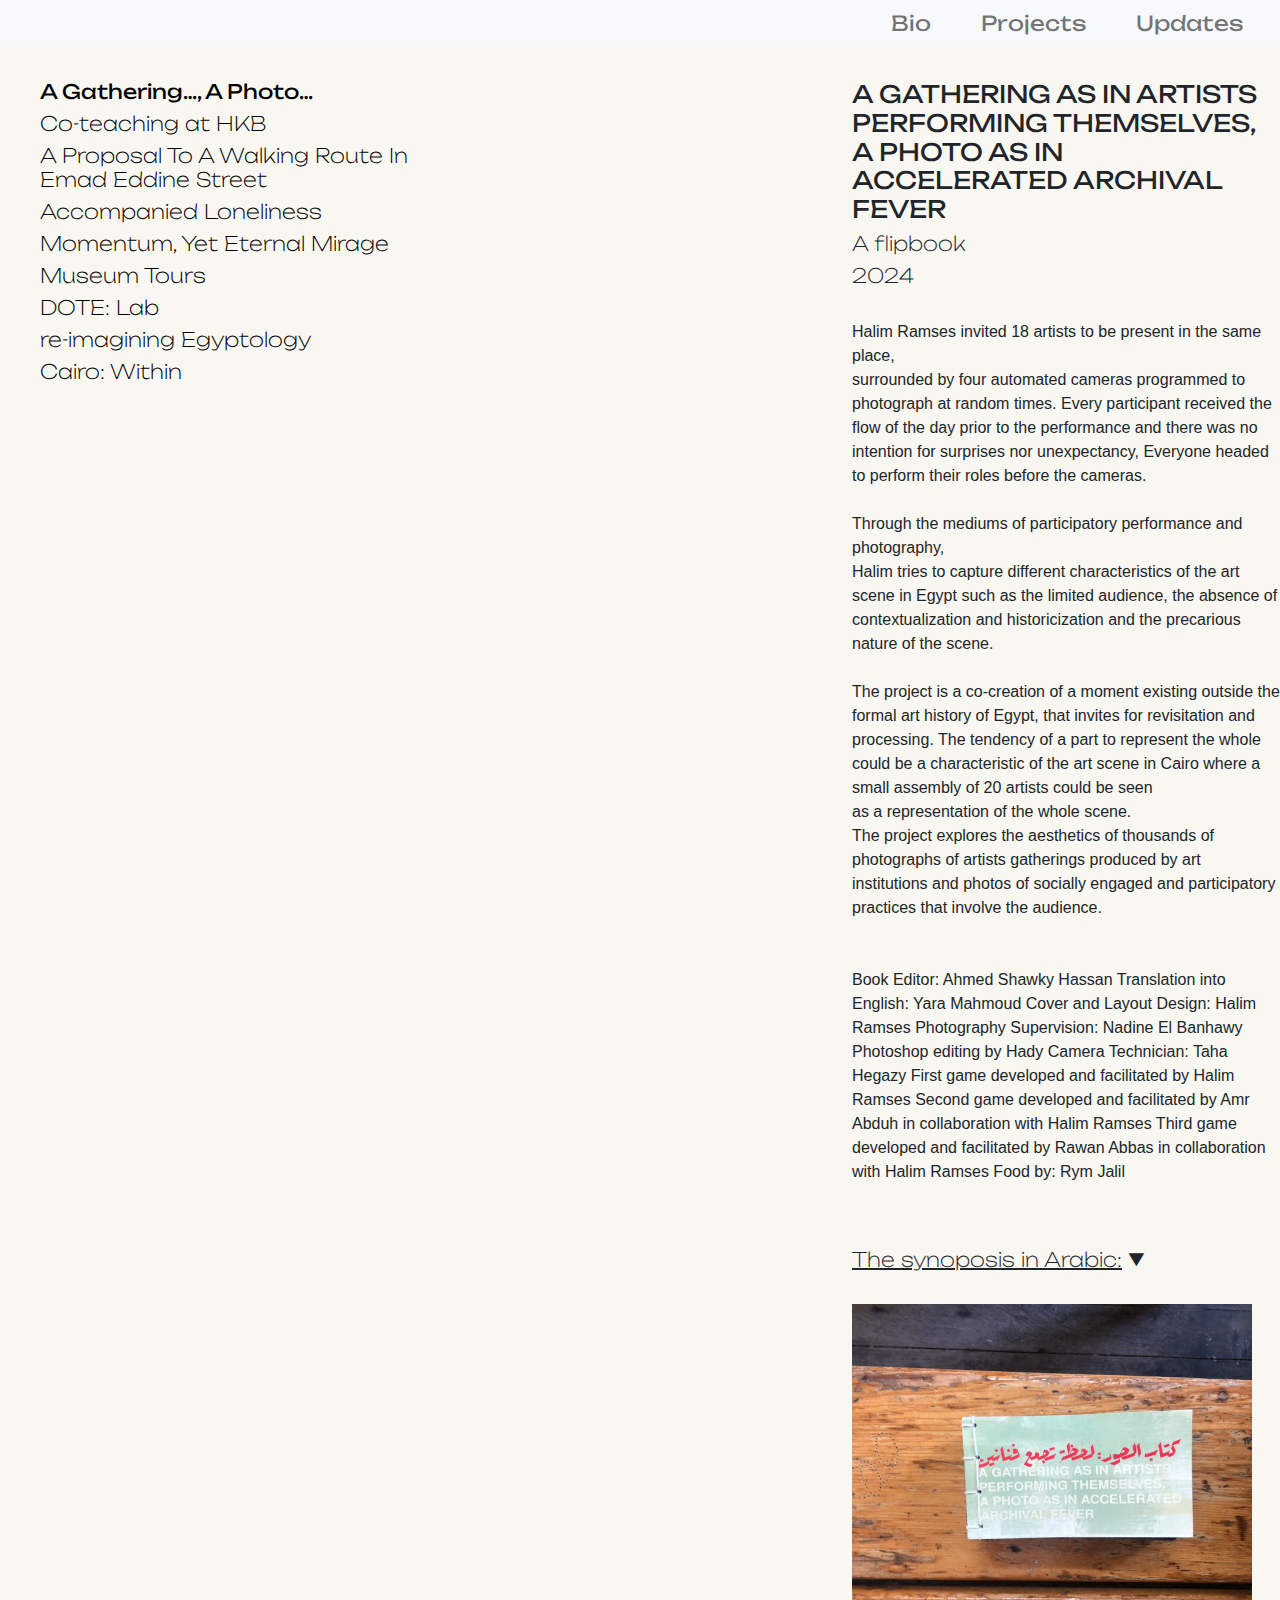
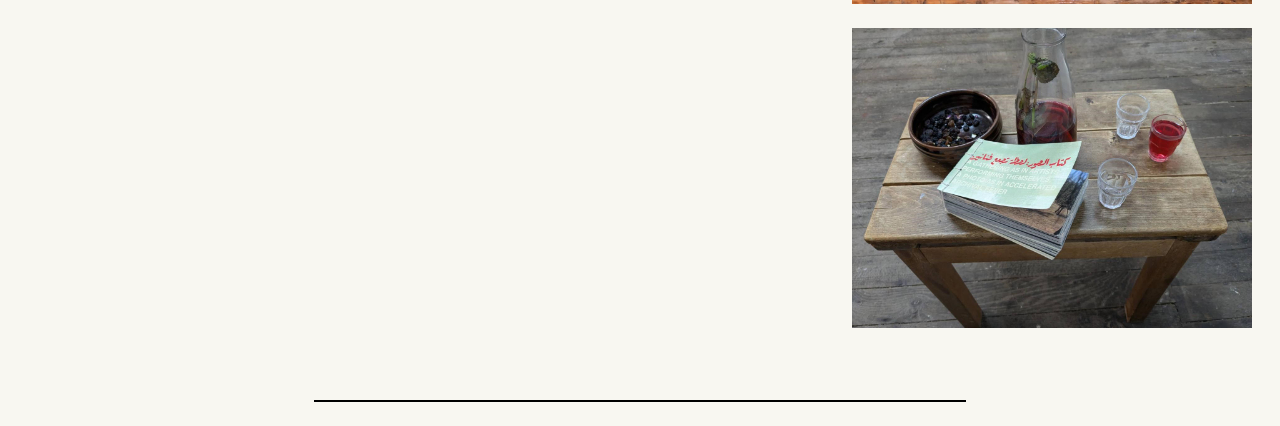
<file: A GATHERING AS IN ARTISTS PERFORMING THEMSELVES.html>
<html>
   
<head>
  <meta charset="UTF-8">
  <meta name="viewport" content="width=device-width, initial-scale=1.0">
            <title>Halim Rameses</title>
            <link rel="preconnect" href="https://fonts.googleapis.com">
            <link rel="preconnect" href="https://fonts.gstatic.com" crossorigin>
            <link href="https://fonts.googleapis.com/css2?family=Raleway:ital,wght@0,100..900;1,100..900&family=Unbounded:wght@200..900&display=swap" rel="stylesheet">
            <link rel="stylesheet" href="bootstrap.min.css">
            <link rel="stylesheet" href="cairo.css"> 
            
        </head>
        <body>

          <nav class="navbar fixed-top navbar-expand navbar-light bg-light ">
            <div class="container-fluid">
              <div class="collapse navbar-collapse" id="navbarSupportedContent">
                <ul class="navbar-nav ms-auto mb-2 mb-lg-0">
                  <li class="nav-item">
                    <a class="nav-link" aria-current="page" href="Bio.html" target="_blank"><b>Bio</b></a>
                  </li>
                  <li class="nav-item">
                    <a class="nav-link" aria-current="page" href="project.html"><b>Projects</b></a>
                  </li>
                  <li class="nav-item">
                    <a class="nav-link" aria-current="page" href="index.html#updates"><b>Updates</b></a>
                  </li>
                 
                </ul>
              </div>
            </div>
          </nav>


          
            <div class="row">
              <div class="col">
                <h5 style="padding-top: 60pt; margin-left: 40px;"><a href="A GATHERING AS IN ARTISTS PERFORMING THEMSELVES.html" style="text-decoration: none; font-weight: 200; color: black;"><b> A Gathering…, A Photo…</b></a></h5>        
    <h5 style="margin-left: 40px;"><a href="Co-teaching.html" style="text-decoration: none; font-weight: 200; color: black;">Co-teaching at HKB</a></h5>
     <h5 style="margin-left: 40px;"><a href="proposal To A Walking.html" style="text-decoration: none; font-weight: 200; color: black;">A Proposal To A Walking Route In Emad Eddine Street </a></h5>
     <h5 style=" margin-left: 40px;"><a href="accompamed londiness.html" style="text-decoration: none; font-weight: 200; color: black;">Accompanied Loneliness</a></h5>
     <h5 style=" margin-left: 40px;"><a href="momento.html" style="text-decoration: none; font-weight: 200; color: black;">Momentum, Yet Eternal Mirage</a></h5>
     <h5 style=" margin-left: 40px;"><a href="museum.html" style="text-decoration: none; font-weight: 200; color: black;">Museum Tours</a></h5>
     <h5 style=" margin-left: 40px;"><a href="dote.html" style="text-decoration: none; font-weight: 200; color: black;">DOTE: Lab</a></h5>
     <h5 style=" margin-left: 40px;"><a href="re-imagini egyptology.html" style="text-decoration: none; font-weight: 200; color: black;">re-imagining Egyptology</a></h5>
     <h5 style=" margin-left: 40px;"><a href="Cairo.html" style="text-decoration: none; font-weight: 200; color: black;">Cairo: Within</a></h5>
              </div>
              <div class="col" style="margin-left: 300pt;">
              <div class="col">
                <h4 style="padding-top: 60pt; font-weight: 200;"><b>A GATHERING AS IN ARTISTS PERFORMING THEMSELVES, A PHOTO AS IN ACCELERATED ARCHIVAL FEVER</b></h4>
                <h5 style="font-weight: 200;"> A flipbook </h5>
                <h5 style="font-weight: 200;">2024</h5><br>
                
                <p class="paragraghtext">Halim Ramses invited 18 artists to be present in the same place, <br>
                  surrounded by four automated cameras programmed to photograph at random times.
                   Every participant received the flow of the day prior to the performance and there was no intention for surprises nor unexpectancy,
                  Everyone headed to perform their roles before the cameras. <br><br>
                  Through the mediums of participatory performance and photography, <br>
                  Halim tries to capture different characteristics of the art scene in Egypt such as the limited audience,
                   the absence of contextualization and historicization and the precarious nature of the scene.<br><br> 
                  The project is a co-creation of a moment existing outside the formal art history of Egypt, 
                   that invites for revisitation and processing.
                   The tendency of a part to represent the whole could be a characteristic of the art scene in Cairo 
                   where a small assembly of 20 artists could be seen<br> as a representation of the whole scene.<br>
                  The project explores the aesthetics of thousands of photographs of artists gatherings produced by art institutions and photos of socially engaged and participatory practices that involve the audience.<br>

                  <br><br>
                  Book Editor: Ahmed Shawky Hassan Translation into English: Yara Mahmoud Cover and Layout Design: Halim Ramses Photography Supervision: Nadine El Banhawy
                  Photoshop editing by Hady Camera Technician: Taha Hegazy 
                  
                  First game developed and facilitated by Halim Ramses 
                  Second game developed and facilitated by Amr Abduh in collaboration with Halim Ramses 
                  Third game developed and facilitated by Rawan Abbas in collaboration with Halim Ramses
                  Food by: Rym Jalil
                  
                    

                  </p><br><br>
               
                
                
                
                                <h5 style="font-weight: 200;" ><span style=text-decoration:underline;>The synoposis in Arabic:</span> <span class="arrow-container" onclick="toggleText()">&#9660;</span></h5>
                    <div class="text-container" id="textContainer" style="display: none;">
                      <p class="paragraghtext" style="text-align: right; margin-right: 10px;"> 
                        <br><br>
                        كتاب الصور: لحظة تجمع فنانين <br>
                                       .كتاب صور، ٢٠٢٤ <br><br>
                                     
                         
دعا حليم رمسيس ١٨ فناناً للحضور في مكان، محاطين بأربع كاميرات مبرمجة لتصويرهم في أوقات عشوائية. تلقى كل مشارك جدول اليوم ولم يكن هناك نية للمفاجآت، اتجه الجميع لأداء أدوارهم <br>.أمام الكاميرات
                       <br> <br> 
من خلال وسيطين: الأداء التشاركي والتصوير، يحاول حليم إلتقاط خصائص مختلفة للمشهد الفني في مصر كهشاشته ومحدودية الجمهور وغياب التأريخ له. يهتم المشروع بجماليات الصور التوثيقية التي تنتجها <br>.المؤسسات الفنية والبرامج التعليمية والممارسات الفنية المعنية بدعوة المشاركين
<br><br>
                         المشروع هو محاولة لخلق لحظة موجودة خارج التاريخ الفني الرسمي لمصر، تدعو لإعادة الزيارة والتفكير فيها. قد يكون تمثيل الجزء للكل سمة من سمات مشهد الفن في القاهرة حيث يمكن اعتبار تجمع صغير من ٢٠ فناناً تمثيلاً للمشهد بأكمله. في ذلك السياق يستكشف المشروع جماليات آلاف الصور لتجمعات الفنانين<br>.التي تنتجها المؤسسات الفنية والصور للممارسات التشاركية والاجتماعية التي تشرك الجمهور
                         
                      </p>
                     </div>
                     <br>
                
                
                
                
                     <img src="images/A Gathering…, A Photo….jpg" width="400px" height="300px"><br><br>
                <img src="images/A Gathering…, A Photo…1.jpg" width="400px" height="300px"><br><br>
                
                
                   
                  

   
                  </div></div>

            
            
                  <script src="https://cdn.jsdelivr.net/npm/bootstrap@5.3.0-alpha1/dist/js/bootstrap.bundle.min.js"></script>



<!-- Footer -->
<div class="footerline mb-4 mt-5"></div>


<!-- End Footer -->

<script>
  function toggleText() {
    var textContainer = document.getElementById("textContainer");
    if (textContainer.style.display === "none") {
      textContainer.style.display = "block";
    } else {
      textContainer.style.display = "none";
    }
  }
  </script>
          </body></html>
</file>
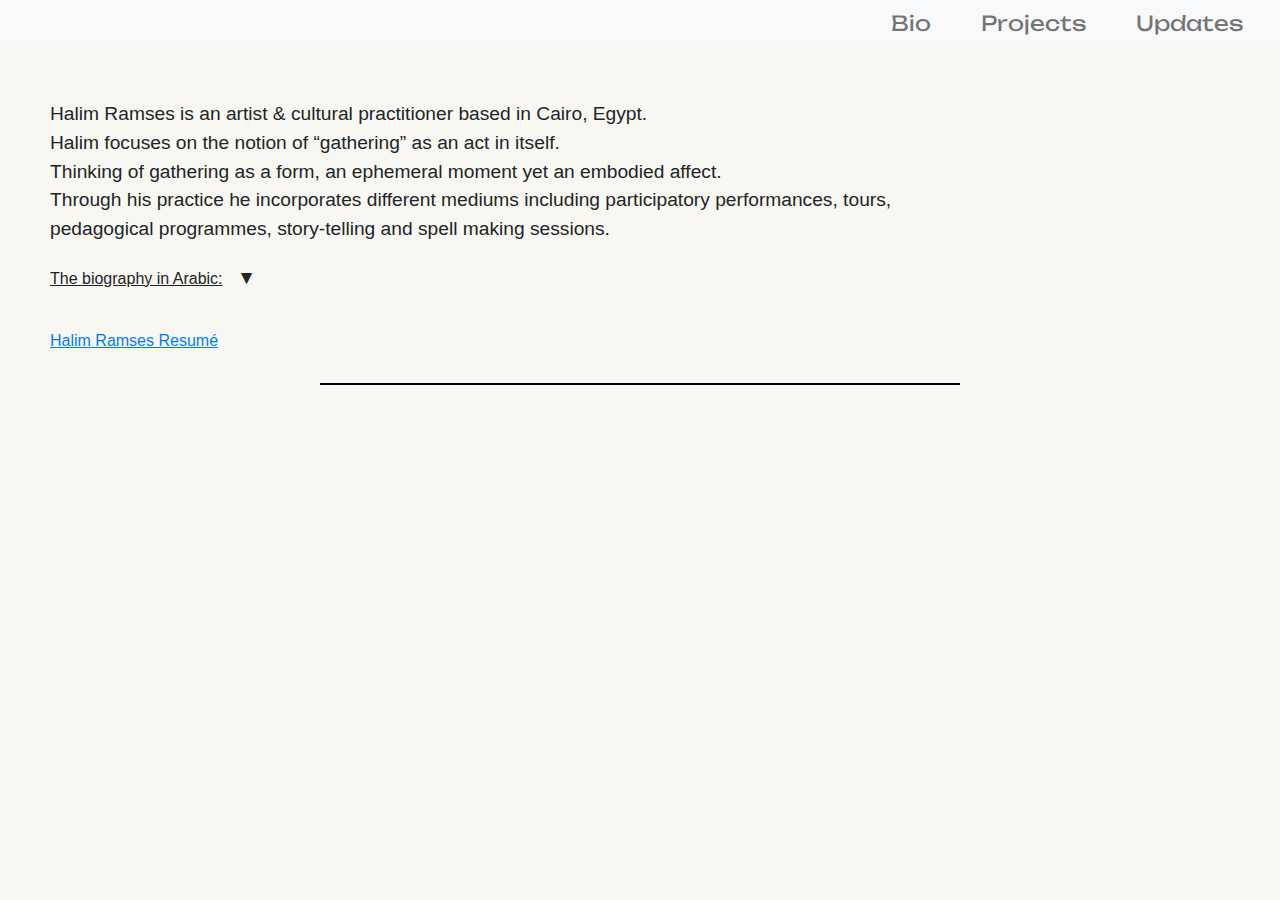
<file: Bio.html>
<html>
   
<head>
  <meta charset="UTF-8">
  <meta name="viewport" content="width=device-width, initial-scale=1.0">
            <title>Halim Rameses</title>
            <link rel="preconnect" href="https://fonts.googleapis.com">
<link rel="preconnect" href="https://fonts.gstatic.com" crossorigin>
<link href="https://fonts.googleapis.com/css2?family=Raleway:ital,wght@0,100..900;1,100..900&family=Unbounded:wght@200..900&display=swap" rel="stylesheet">
            <link rel="stylesheet" href="css/bootstrap.min.css">
            <link rel="stylesheet" href="css/index.css"> 
            <link rel="stylesheet" href="https://cdnjs.cloudflare.com/ajax/libs/font-awesome/6.5.1/css/all.min.css" integrity="sha512-DTOQO9RWCH3ppGqcWaEA1BIZOC6xxalwEsw9c2QQeAIftl+Vegovlnee1c9QX4TctnWMn13TZye+giMm8e2LwA==" crossorigin="anonymous" referrerpolicy="no-referrer" />
            
        </head>
        <body>
          <div class="content-wrapper">
            <!-- Your content goes here -->
            <nav class="navbar fixed-top navbar-expand navbar-light bg-light ">
              <div class="container-fluid">
                <div class="collapse navbar-collapse" id="navbarSupportedContent">
                  <ul class="navbar-nav ms-auto mb-2 mb-lg-0">
                    <li class="nav-item">
                      <a class="nav-link" aria-current="page" href="Bio.html" target="_blank"><b>Bio</b></a>
                    </li>
                    <li class="nav-item">
                      <a class="nav-link" aria-current="page" href="project.html"><b>Projects</b></a>
                    </li>
                    <li class="nav-item">
                      <a class="nav-link" aria-current="page" href="index.html#updates"><b>Updates</b></a>
                    </li>
                  </ul>
                </div>
              </div>
            </nav>
        
            <p class="paraghofbio">Halim Ramses is an artist & cultural practitioner based in Cairo, Egypt.<br>
               Halim focuses on the notion of “gathering” as an act in itself.<br>
               Thinking of gathering as a form, an ephemeral moment yet an embodied affect.<br>
               Through his practice he incorporates different mediums including participatory performances, tours,<br>
               pedagogical programmes, story-telling and spell making sessions.
            </p>
        
            <p style="margin-left: 50px;">
              <span style="text-decoration: underline;">The biography in Arabic:</span> 
              <span class="arrow-container" onclick="toggleText()">&#9660;</span>
            </p>
        
            <div class="text-container" id="textContainer" style="display: none;">
               <p class="paragraghtext">
                 .حليم رمسيس فنان وفاعل ثقافي مقيم في القاهرة، مصر. يهتم حليم بممارسات وأساليب "الاجتماع" واعتبار التجمع وسيط فني بحد ذاته<br> 
                 .يدمج حليم من خلال ممارسته الفنية وسائط مختلفة مثل العروض الادائية التشاركية، جولات المتحف، البرامج التعليمية، وعروض الحكي
               </p>
            </div>
        
            <a href="Halim Ramses Resumé.pdf" class="linkbio" target="_blank">Halim Ramses Resumé</a>
        
            <!-- Footer -->
            <div class="footerline"></div>
          </div>
          <script>
            function toggleText() {
              var textContainer = document.getElementById("textContainer");
              if (textContainer.style.display === "none") {
                textContainer.style.display = "block";
              } else {
                textContainer.style.display = "none";
              }
            }
            </script>
        </body></html>
</file>
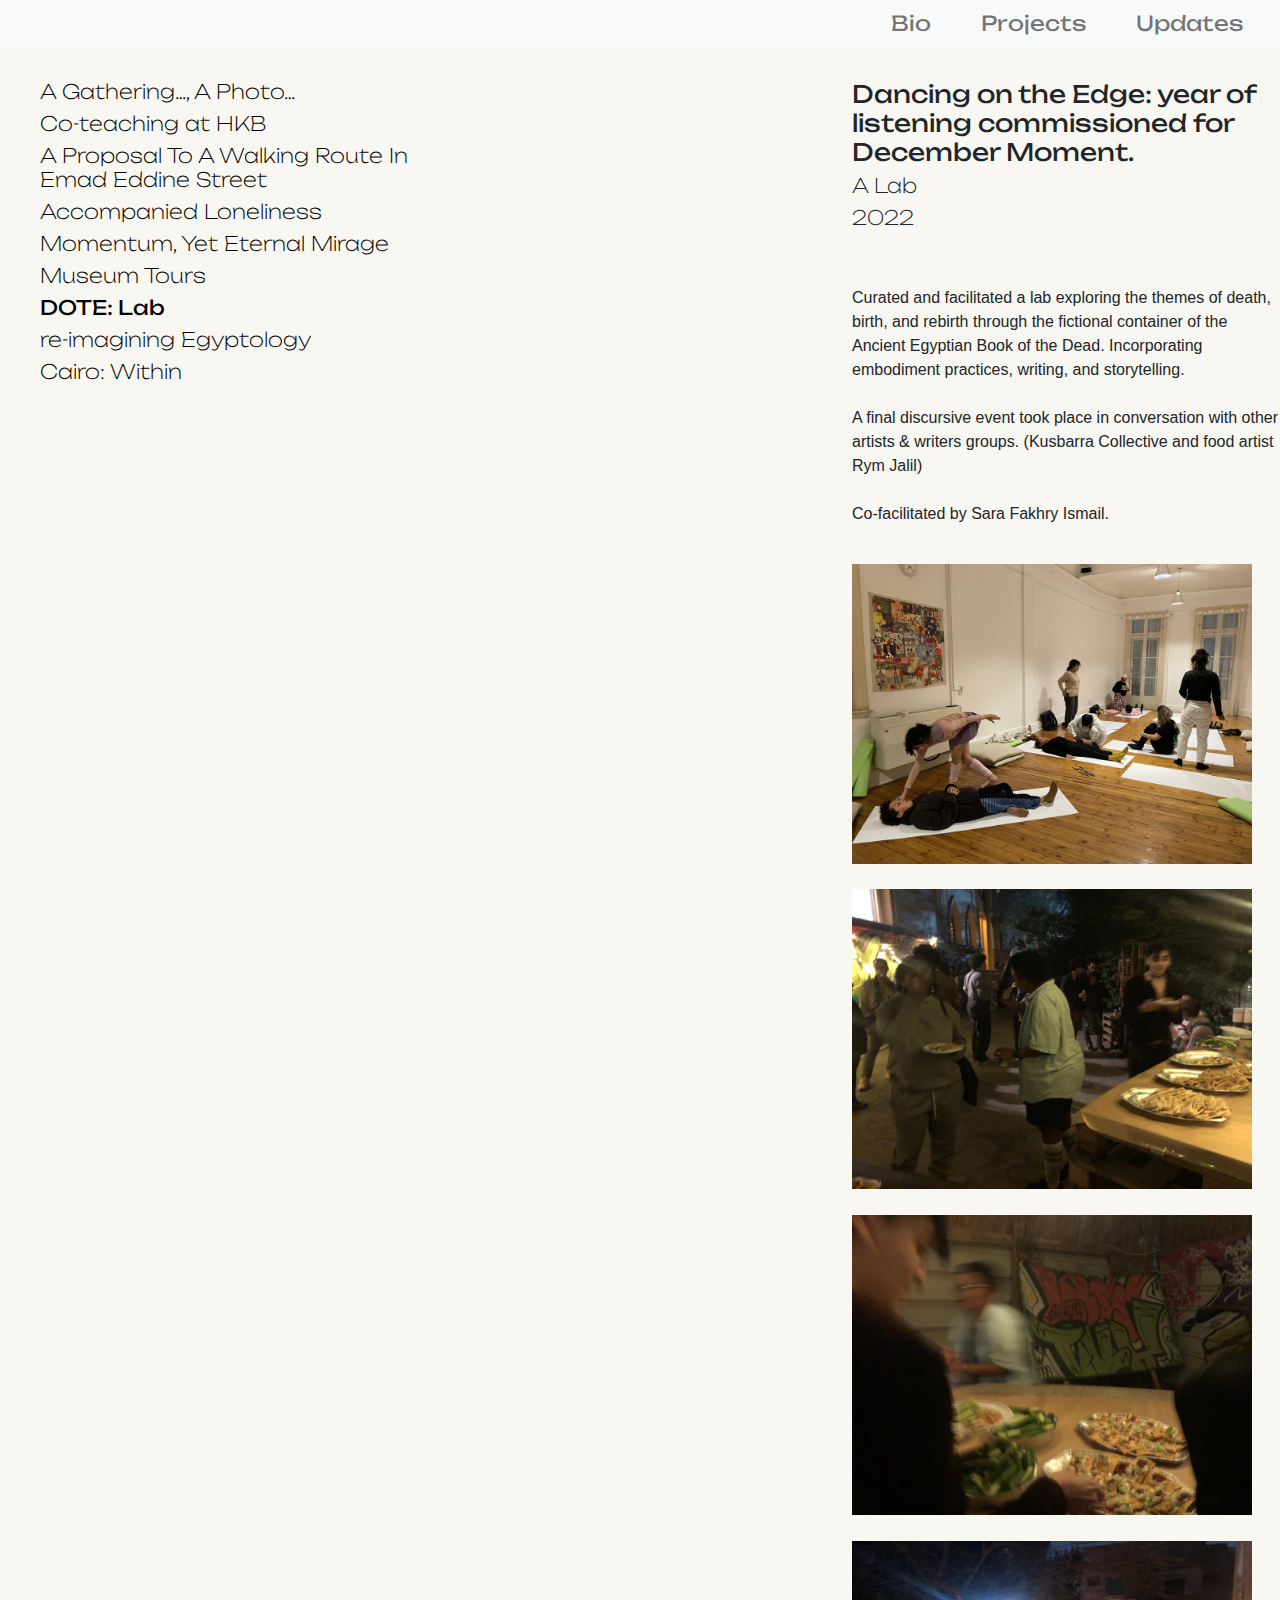
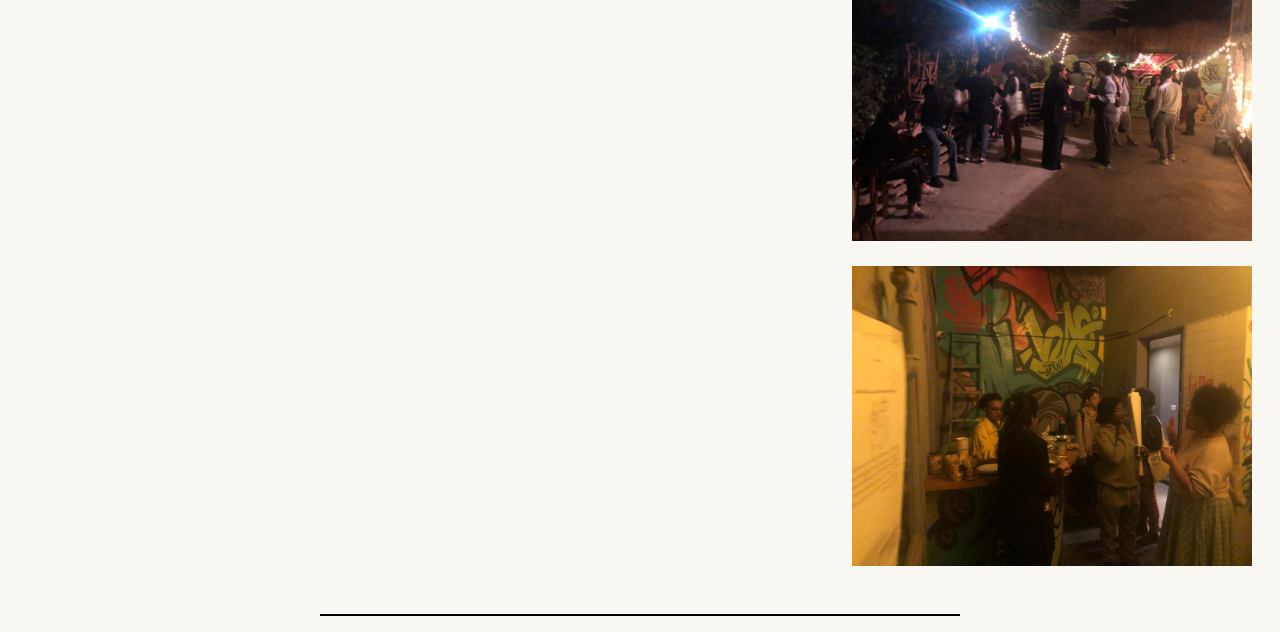
<file: dote.html>
<html>
   
<head>
  <meta charset="UTF-8">
  <meta name="viewport" content="width=device-width, initial-scale=1.0">
            <title>Halim Rameses</title>
            <link rel="preconnect" href="https://fonts.googleapis.com">
            <link rel="preconnect" href="https://fonts.gstatic.com" crossorigin>
            <link href="https://fonts.googleapis.com/css2?family=Raleway:ital,wght@0,100..900;1,100..900&family=Unbounded:wght@200..900&display=swap" rel="stylesheet">
            <link rel="stylesheet" href="bootstrap.min.css">
            <link rel="stylesheet" href="cairo.css"> 
            
        </head>
        <body>

          <nav class="navbar fixed-top navbar-expand navbar-light bg-light ">
            <div class="container-fluid">
              <div class="collapse navbar-collapse" id="navbarSupportedContent">
                <ul class="navbar-nav ms-auto mb-2 mb-lg-0">
                  <li class="nav-item">
                    <a class="nav-link" aria-current="page" href="Bio.html" target="_blank"><b>Bio</b></a>
                  </li>
                  <li class="nav-item">
                    <a class="nav-link" aria-current="page" href="project.html"><b>Projects</b></a>
                  </li>
                  <li class="nav-item">
                    <a class="nav-link" aria-current="page" href="index.html#updates "><b>Updates</b></a>
                  </li>
                 
                </ul>
              </div>
            </div>
          </nav>


          
            <div class="row">
              <div class="col">
                <h5 style="padding-top: 60pt; margin-left: 40px;"><a href="A GATHERING AS IN ARTISTS PERFORMING THEMSELVES.html" style="text-decoration: none; font-weight: 200; color: black;"> A Gathering…, A Photo…</a></h5>    
                <h5 style="margin-left: 40px;"><a href="Co-teaching.html" style="text-decoration: none; font-weight: 200; color: black;">Co-teaching at HKB</a></h5>
     <h5 style="margin-left: 40px;"><a href="proposal To A Walking.html" style="text-decoration: none; font-weight: 200; color: black;">A Proposal To A Walking Route In Emad Eddine Street </a></h5>
     <h5 style=" margin-left: 40px;"><a href="accompamed londiness.html" style="text-decoration: none; font-weight: 200; color: black;">Accompanied Loneliness</a></h5>
     <h5 style=" margin-left: 40px;"><a href="momento.html" style="text-decoration: none; font-weight: 200; color: black;">Momentum, Yet Eternal Mirage</a></h5>
     <h5 style=" margin-left: 40px;"><a href="museum.html" style="text-decoration: none;  font-weight: 200; color: black;">Museum Tours</a></h5>
     <h5 style=" margin-left: 40px;"><a href="dote.html" style="text-decoration: none; font-weight: 200; color: black;"><b>DOTE: Lab</b></a></h5>
     <h5 style=" margin-left: 40px;"><a href="re-imagini egyptology.html" style="text-decoration: none; font-weight: 200; color: black;">re-imagining Egyptology</a></h5>
     <h5 style=" margin-left: 40px;"><a href="Cairo.html" style="text-decoration: none; font-weight: 200; color: black;">Cairo: Within</a></h5>
              </div>
              <div class="col" style="margin-left: 300pt;">
                <h4 style="padding-top: 60pt; font-weight: 200;"><b>Dancing on the Edge: year of listening commissioned for December Moment.</b></h4>
                <h5 style="font-weight: 200;">A Lab</h5>
                <h5 style="font-weight: 200;">2022</h5><br><br>
                <p class="paragraghtext">
                  Curated and facilitated a lab exploring the themes of death, birth, and rebirth through the fictional container of the Ancient Egyptian Book of the Dead. 
                  Incorporating embodiment practices, writing, and storytelling. <br><br>
                  A final discursive event took place in conversation with other artists & writers groups. (Kusbarra Collective and food artist Rym Jalil) <br><br>
                  Co-facilitated by Sara Fakhry Ismail.</p>
                 <img src="images/1st.jpg"  width="400" height="300" style="margin-top: 5%;">
                 <img src="images/2nd.jpeg"  width="400" height="300" style="margin-top: 6%;">
                 <img src="images/3rd.jpeg"  width="400" height="300" style="margin-top: 6%;">
                 <img src="images/4th.jpeg"width="400" height="300" style="margin-top: 6%;">
                 <img src="images/5th.jpeg"width="400" height="300" style="margin-top: 6%;">



                  </div></div>

            
            




<!-- Footer -->
<div class="footerline mb-3 mt-5" ></div>


<!-- End Footer -->
          </body></html>
</file>
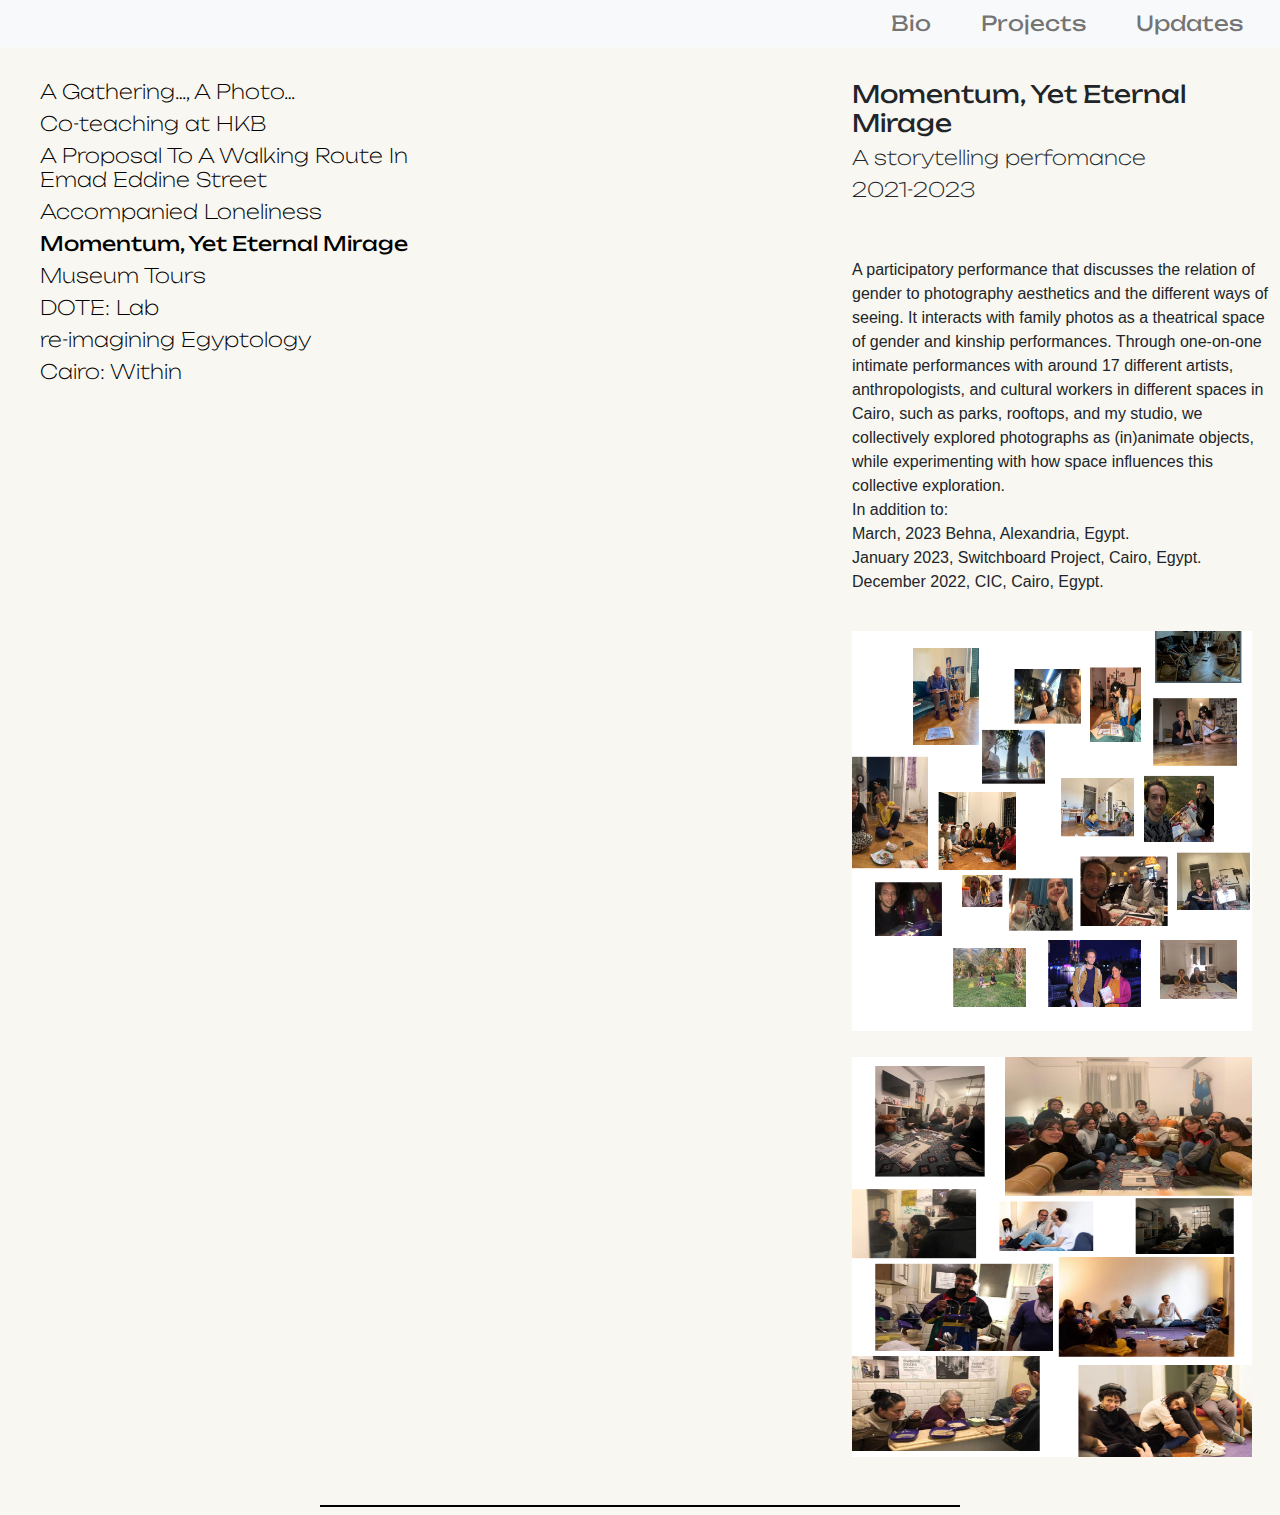
<file: momento.html>
<html>
   
<head>
  <meta charset="UTF-8">
  <meta name="viewport" content="width=device-width, initial-scale=1.0">
            <title>Halim Rameses</title>
            <link rel="preconnect" href="https://fonts.googleapis.com">
            <link rel="preconnect" href="https://fonts.gstatic.com" crossorigin>
            <link href="https://fonts.googleapis.com/css2?family=Raleway:ital,wght@0,100..900;1,100..900&family=Unbounded:wght@200..900&display=swap" rel="stylesheet">
            <link rel="stylesheet" href="bootstrap.min.css">
            <link rel="stylesheet" href="cairo.css"> 
            
        </head>
        <body>

          <nav class="navbar fixed-top navbar-expand navbar-light bg-light ">
            <div class="container-fluid">
              <div class="collapse navbar-collapse" id="navbarSupportedContent">
                <ul class="navbar-nav ms-auto mb-2 mb-lg-0">
                  <li class="nav-item">
                    <a class="nav-link" aria-current="page" href="Bio.html" target="_blank"><b>Bio</b></a>
                  </li>
                  <li class="nav-item">
                    <a class="nav-link" aria-current="page" href="project.html"><b>Projects</b></a>
                  </li>
                  <li class="nav-item">
                    <a class="nav-link" aria-current="page" href="index.html#updates"><b>Updates</b></a>
                  </li>
                 
                </ul>
              </div>
            </div>
          </nav>


          
          <div class="row">
            <div class="col">
              <h5 style="padding-top: 60pt; margin-left: 40px;"><a href="A GATHERING AS IN ARTISTS PERFORMING THEMSELVES.html" style="text-decoration: none; font-weight: 200; color: black;"> A Gathering…, A Photo…</a></h5>            
              <h5 style="margin-left: 40px;"><a href="Co-teaching.html" style="text-decoration: none; font-weight: 200; color: black;">Co-teaching at HKB</a></h5>
   <h5 style="margin-left: 40px;"><a href="proposal To A Walking.html" style="text-decoration: none; font-weight: 200; color: black;">A Proposal To A Walking Route In Emad Eddine Street </a></h5>
   <h5 style=" margin-left: 40px;"><a href="accompamed londiness.html" style="text-decoration: none; font-weight: 200; color: black;">Accompanied Loneliness</a></h5>
   <h5 style=" margin-left: 40px;"><a href="momento.html" style="text-decoration: none; font-weight: 200; color: black;"><b>Momentum, Yet Eternal Mirage</b></a></h5>
   <h5 style=" margin-left: 40px;"><a href="museum.html" style="text-decoration: none; font-weight: 200; color: black;">Museum Tours</a></h5>
   <h5 style=" margin-left: 40px;"><a href="dote.html" style="text-decoration: none; font-weight: 200; color: black;">DOTE: Lab</a></h5>
   <h5 style=" margin-left: 40px;"><a href="re-imagini egyptology.html" style="text-decoration: none; font-weight: 200; color: black;">re-imagining Egyptology</a></h5>
   <h5 style=" margin-left: 40px;"><a href="Cairo.html" style="text-decoration: none; font-weight: 200; color: black;">Cairo: Within</a></h5>
            </div>
              <div class="col" style="margin-left: 300pt;">
                <h4 style="padding-top: 60pt; font-weight: 200; "><b>Momentum, Yet Eternal Mirage </b></h4>
                <h5 style="font-weight: 200;">A storytelling perfomance </h5>
                <h5 style="font-weight: 200;">2021-2023</h5><br><br>
                <p class="paragraghtext">
                    
                  A participatory performance that discusses the relation of gender to photography aesthetics and the different ways of seeing.
                   It interacts with family photos as a theatrical space of gender and kinship performances. 
                   Through one-on-one intimate performances with around 17 different artists, anthropologists, 
                   and cultural workers in different spaces in Cairo, such as parks, rooftops, and my studio, 
                   we collectively explored photographs as (in)animate objects, while experimenting with how space influences this collective exploration.<br>
                  In addition to:<br>
                   March, 2023 Behna, Alexandria, Egypt.<br>
                    January 2023, Switchboard Project, Cairo, Egypt.<br>
                    December 2022, CIC, Cairo, Egypt.
                  </p>

                  <img src="images/Screenshot 2024-06-23 173007.png"  width="400" height="400" style="margin-top: 5%;">
                  <img src="images/Screenshot 2024-06-23 172835.png"  width="400" height="400" style="margin-top: 6%;">
                
 
 
                   </div></div>
                    
                    
                
                 
                        
                    




                  

            
            
                  <script src="https://cdn.jsdelivr.net/npm/bootstrap@5.3.0-alpha1/dist/js/bootstrap.bundle.min.js"></script>



<!-- Footer -->
<div class="footerline mb-2 mt-5" ></div>


<!-- End Footer -->
          </body></html>
</file>
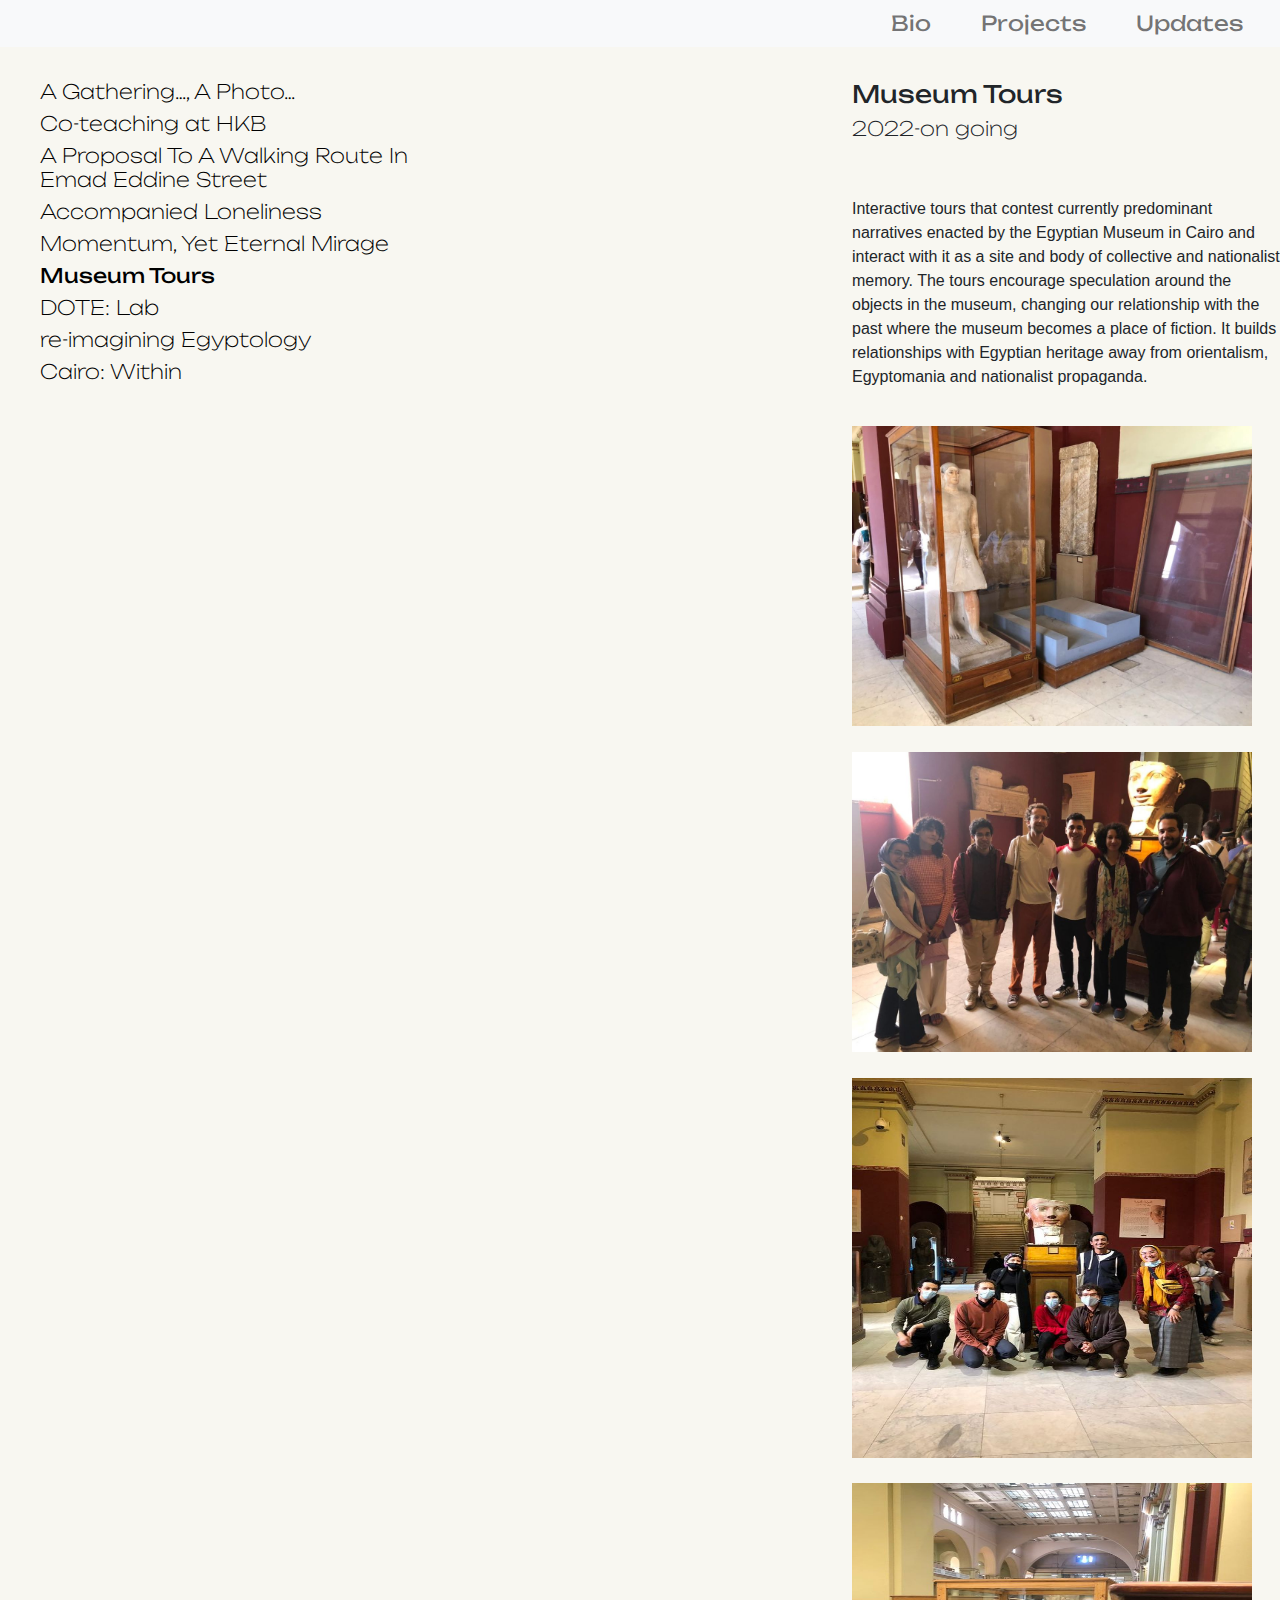
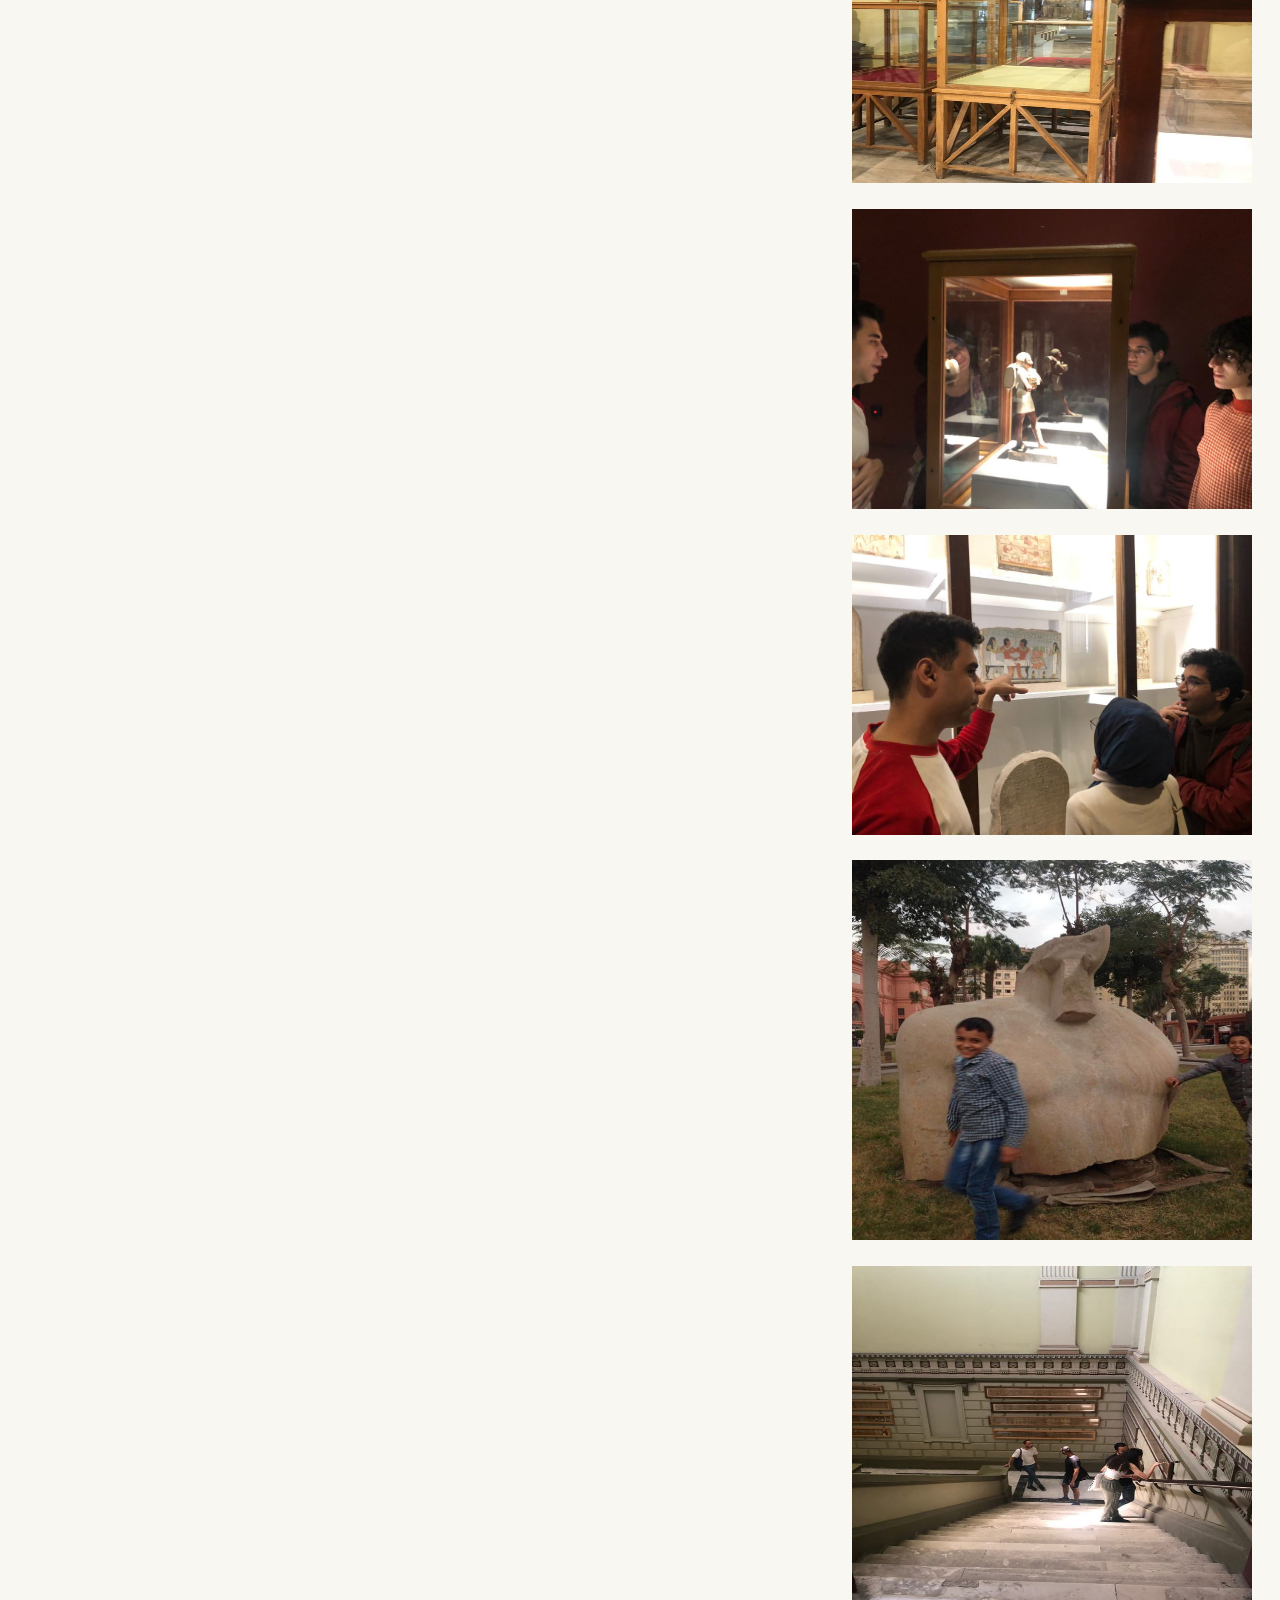
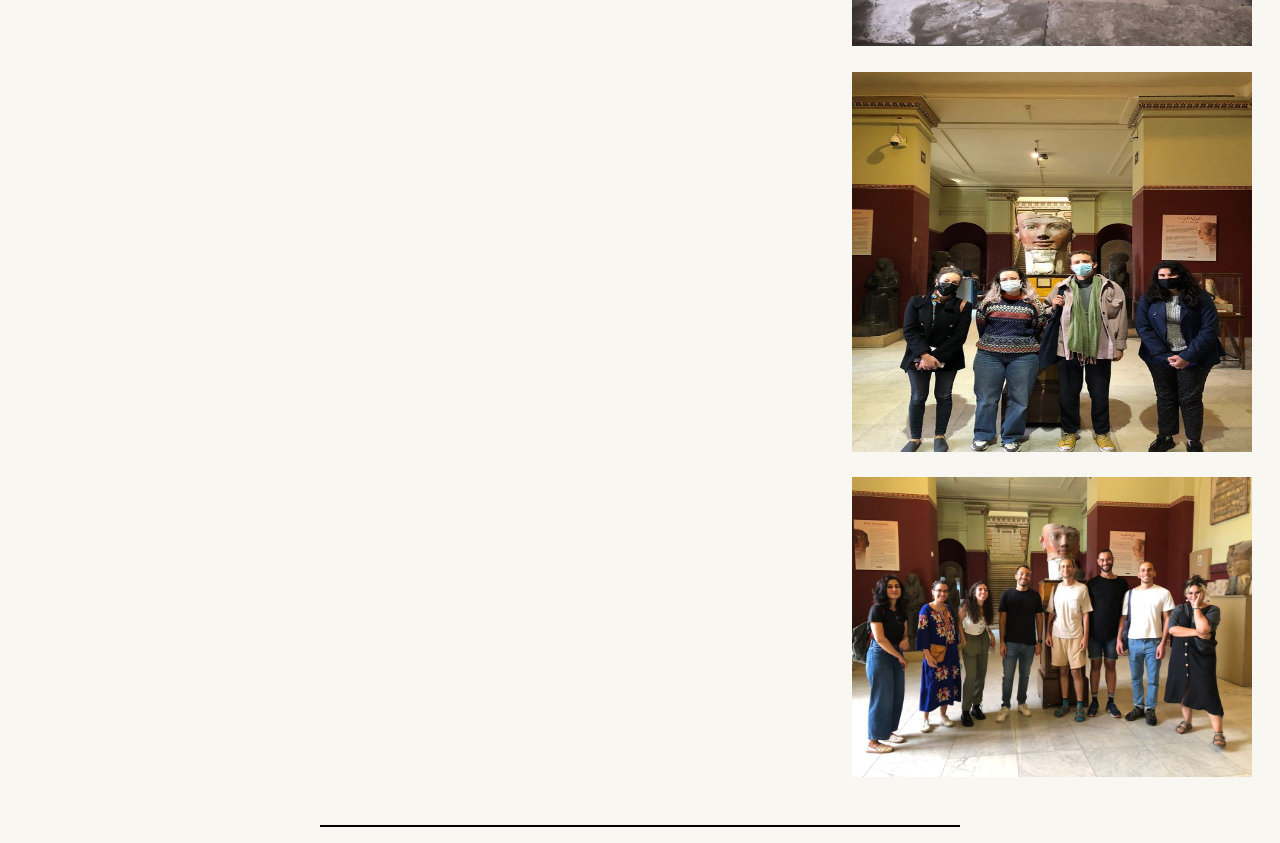
<file: museum.html>
<html>
   
<head>
  <meta charset="UTF-8">
  <meta name="viewport" content="width=device-width, initial-scale=1.0">
            <title>Halim Rameses</title>
            <link rel="preconnect" href="https://fonts.googleapis.com">
            <link rel="preconnect" href="https://fonts.gstatic.com" crossorigin>
            <link href="https://fonts.googleapis.com/css2?family=Raleway:ital,wght@0,100..900;1,100..900&family=Unbounded:wght@200..900&display=swap" rel="stylesheet">
            <link rel="stylesheet" href="bootstrap.min.css">
            <link rel="stylesheet" href="cairo.css"> 
            
        </head>
        <body>

          <nav class="navbar fixed-top navbar-expand navbar-light bg-light ">
            <div class="container-fluid">
              <div class="collapse navbar-collapse" id="navbarSupportedContent">
                <ul class="navbar-nav ms-auto mb-2 mb-lg-0">
                  <li class="nav-item">
                    <a class="nav-link" aria-current="page" href="Bio.html" target="_blank"><b>Bio</b></a>
                  </li>
                  <li class="nav-item">
                    <a class="nav-link" aria-current="page" href="project.html"><b>Projects</b></a>
                  </li>
                  <li class="nav-item">
                    <a class="nav-link" aria-current="page" href="index.html#updates "><b>Updates</b></a>
                  </li>
                 
                </ul>
              </div>
            </div>
          </nav>


          
            <div class="row">
              <div class="col">
                <h5 style="padding-top: 60pt; margin-left: 40px;"><a href="A GATHERING AS IN ARTISTS PERFORMING THEMSELVES.html" style="text-decoration: none; font-weight: 200; color: black;"> A Gathering…, A Photo…</a></h5>         
                <h5 style="margin-left: 40px;"><a href="Co-teaching.html" style="text-decoration: none; font-weight: 200; color: black;">Co-teaching at HKB</a></h5>
     <h5 style="margin-left: 40px;"><a href="proposal To A Walking.html" style="text-decoration: none; font-weight: 200; color: black;">A Proposal To A Walking Route In Emad Eddine Street </a></h5>
     <h5 style=" margin-left: 40px;"><a href="accompamed londiness.html" style="text-decoration: none; font-weight: 200; color: black;">Accompanied Loneliness</a></h5>
     <h5 style=" margin-left: 40px;"><a href="momento.html" style="text-decoration: none; font-weight: 200; color: black;">Momentum, Yet Eternal Mirage</a></h5>
     <h5 style=" margin-left: 40px;"><a href="museum.html" style="text-decoration: none; font-weight: 200; color: black;"><b>Museum Tours</b></a></h5>
     <h5 style=" margin-left: 40px;"><a href="dote.html" style="text-decoration: none; font-weight: 200; color: black;">DOTE: Lab</a></h5>
     <h5 style=" margin-left: 40px;"><a href="re-imagini egyptology.html" style="text-decoration: none; font-weight: 200; color: black;">re-imagining Egyptology</a></h5>
     <h5 style=" margin-left: 40px;"><a href="Cairo.html" style="text-decoration: none; font-weight: 200; color: black;">Cairo: Within</a></h5>
              </div>
              <div class="col" style="margin-left: 300pt;">
                <h4 style="padding-top: 60pt; font-weight: 200;"><b>Museum Tours</b></h4>
                <h5 style="font-weight: 200;">2022-on going</h5><br><br>
                <p class="paragraghtext">
                    Interactive tours that contest currently predominant narratives enacted by the Egyptian Museum in Cairo 
                    and interact with it as a site and body of collective and nationalist memory.
                     The tours encourage speculation around the objects in the museum, changing our relationship with the past
                      where the museum becomes a place of fiction.
                     It builds relationships with Egyptian heritage away from orientalism, Egyptomania and nationalist propaganda.</p>
                 <img src="images/297793174_457030569392903_4093926827780827970_n.jpg"  width="400" height="300" style="margin-top: 5%;">
                 <img src="images/326798997_740814134418673_2056607272435383874_n.jpg"  width="400" height="300" style="margin-top: 6%;">
                 <img src="images/331836905_903824947329725_4437554614374629016_n.jpg"width="400" height="380" style="margin-top: 6%;">
                 <img src="images/332466104_6018388721537627_5590783983618028938_n.jpg"  width="400" height="300" style="margin-top: 6%;">
                 <img src="images/331859998_743405927350626_4335935776966235525_n.jpg"width="400" height="300" style="margin-top: 6%;">
                 <img src="images/332094095_577003211015530_3479836853632910162_n.jpg"width="400" height="300" style="margin-top: 6%;">
                 <img src="images/332306921_589383926385223_5799549267073940781_n.jpg"width="400" height="380" style="margin-top: 6%;">
                 <img src="images/332736603_1200491190584449_7519620600150572666_n.jpg"  width="400" height="380" style="margin-top: 6%;">
                 <img src="images/332391915_6003885146372163_2296532224105575320_n.jpg"  width="400" height="380" style="margin-top: 6%;">
                 <img src="images/332318382_754283802626965_84106364529911920_n.jpg"width="400" height="300" style="margin-top: 6%;">


                  </div></div>

            
            




<!-- Footer -->
<div class="footerline mb-3 mt-5" ></div>


<!-- End Footer -->
          </body></html>
</file>
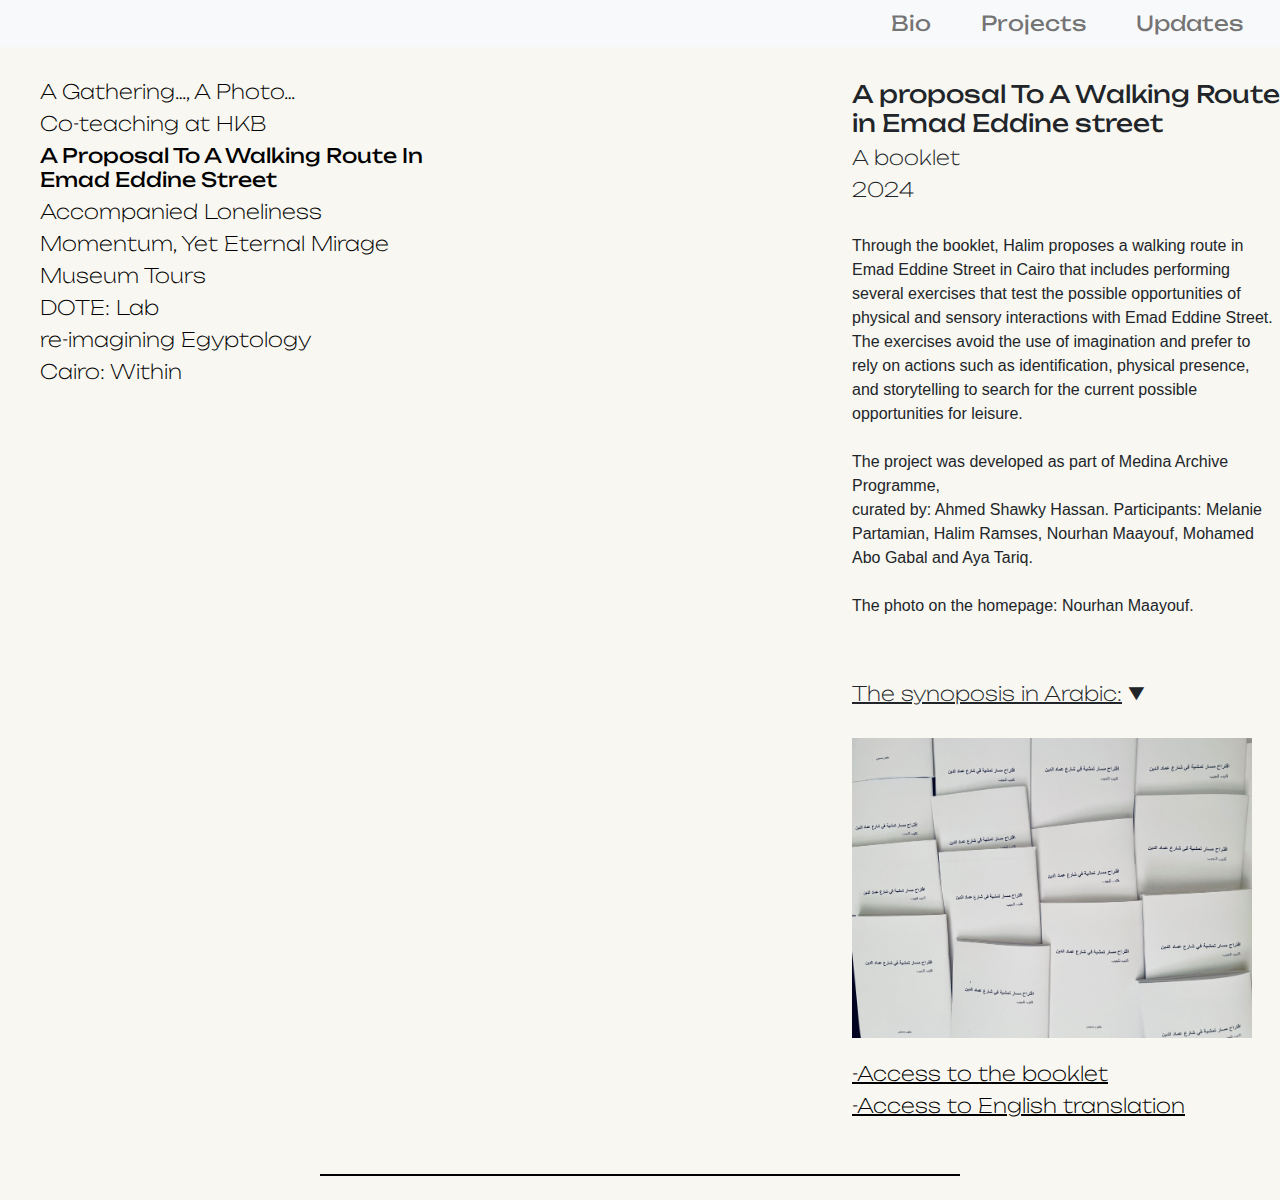
<file: proposal To A Walking.html>
<html>
   
<head>
  <meta charset="UTF-8">
  <meta name="viewport" content="width=device-width, initial-scale=1.0">
            <title>Halim Rameses</title>
            <link rel="preconnect" href="https://fonts.googleapis.com">
            <link rel="preconnect" href="https://fonts.gstatic.com" crossorigin>
            <link href="https://fonts.googleapis.com/css2?family=Raleway:ital,wght@0,100..900;1,100..900&family=Unbounded:wght@200..900&display=swap" rel="stylesheet">
            <link rel="stylesheet" href="bootstrap.min.css">
            <link rel="stylesheet" href="cairo.css"> 
            
        </head>
        <body>

          <nav class="navbar fixed-top navbar-expand navbar-light bg-light ">
            <div class="container-fluid">
              <div class="collapse navbar-collapse" id="navbarSupportedContent">
                <ul class="navbar-nav ms-auto mb-2 mb-lg-0">
                  <li class="nav-item">
                    <a class="nav-link" aria-current="page" href="Bio.html" target="_blank"><b>Bio</b></a>
                  </li>
                  <li class="nav-item">
                    <a class="nav-link" aria-current="page" href="project.html"><b>Projects</b></a>
                  </li>
                  <li class="nav-item">
                    <a class="nav-link" aria-current="page" href="index.html#updates"><b>Updates</b></a>
                  </li>
                 
                </ul>
              </div>
            </div>
          </nav>


          
            <div class="row">
              <div class="col">
                <h5 style="padding-top: 60pt; margin-left: 40px;"><a href="A GATHERING AS IN ARTISTS PERFORMING THEMSELVES.html" style="text-decoration: none; font-weight: 200; color: black;"> A Gathering…, A Photo…</a></h5>        
     <h5 style="margin-left: 40px;"><a href="Co-teaching.html" style="text-decoration: none; font-weight: 200; color: black;">Co-teaching at HKB</a></h5>
     <h5 style="margin-left: 40px;"><a href="proposal To A Walking.html" style="text-decoration: none;  font-weight: 200; color: black;"><b>A Proposal To A Walking Route In Emad Eddine Street </b></a></h5>
     <h5 style=" margin-left: 40px;"><a href="accompamed londiness.html" style="text-decoration: none; font-weight: 200; color: black;">Accompanied Loneliness</a></h5>
     <h5 style=" margin-left: 40px;"><a href="momento.html" style="text-decoration: none;  font-weight: 200; color: black;">Momentum, Yet Eternal Mirage</a></h5>
     <h5 style=" margin-left: 40px;"><a href="museum.html" style="text-decoration: none; font-weight: 200; color: black;">Museum Tours</a></h5>
     <h5 style=" margin-left: 40px;"><a href="dote.html" style="text-decoration: none; font-weight: 200; color: black;">DOTE: Lab</a></h5>
     <h5 style=" margin-left: 40px;"><a href="re-imagini egyptology.html" style="text-decoration: none; font-weight: 200; color: black;">re-imagining Egyptology</a></h5>
     <h5 style=" margin-left: 40px;"><a href="Cairo.html" style="text-decoration: none; font-weight: 200; color: black;">Cairo: Within</a></h5>
              </div>
              <div class="col" style="margin-left: 300pt;">
                <h4 style="padding-top: 60pt; font-weight: 200;"><b>A proposal To A Walking Route in Emad Eddine street</b></h4>
                <h5 style="font-weight: 200;"> A booklet</h5>
                <h5 style="font-weight: 200;">2024</h5><br>
                <p class="paragraghtext">Through the booklet, Halim proposes a walking route in Emad Eddine Street in Cairo that includes performing several exercises that test the possible opportunities of physical and sensory interactions with Emad Eddine Street.
                   The exercises avoid the use of imagination and prefer to rely on actions such as identification, physical presence,
                    and storytelling to search for the current possible opportunities for leisure.<br><br>
                    The project was developed as part of Medina Archive Programme, <br>curated by: Ahmed Shawky Hassan. Participants: Melanie Partamian, Halim Ramses, Nourhan Maayouf, Mohamed Abo Gabal and Aya Tariq.
                   <br><br>
                    The photo on the homepage: Nourhan Maayouf.
                  </p><br><br>
               
                
                
                
                                <h5 style="font-weight: 200;"><span style=text-decoration:underline; >The synoposis in Arabic:</span> <span class="arrow-container" onclick="toggleText()">&#9660;</span></h5>
                    <div class="text-container" id="textContainer" style="display: none;">
                      <p class="paragraghtext" style="text-align: right; margin-right: 10px;"> 
                        <br><br>
                        اقتراح مسار تمشية في شارع عماد الدين<br>
                                       .كتيب للجيب<br>
                        من خلال كتيب الجيب يقترح حليم رمسيس في هذا المشروع مسار للتمشية في شارع عماد الدين يتضمن إجراء عدة تمارين تختبر الاحتمالات الممكنة للتفاعل الجسدي والحسي مع الشارع
                         .تتجنب التمارين استخدام الخيال وتفضل الاعتماد على أفعال كالتماهي والتواجد الجسدي والحكي للبحث عن الفرص الممكنة حاليًا للترفيه
                      </p>
                     </div>
                     <br>
                
                
                
                
                
                <img src="images/proposal.jpeg" width="400px" height="300px"><br><br>
                
                   <a href="اقتراح مسار تمشية في شارع عماد الدين.pdf" target="_blank" style="color: black; "><h5 style="font-weight: 200;">-Access to the booklet</h5></a>
                    <a href="A Proposal To A Walking Route In Emmadedine Street.pdf" target="_blank" style="color: black; ">
                   <h5 style="font-weight: 200;">-Access to English translation </h5></a>


                  </div></div>

            
            
                  <script src="https://cdn.jsdelivr.net/npm/bootstrap@5.3.0-alpha1/dist/js/bootstrap.bundle.min.js"></script>



<!-- Footer -->
<div class="footerline mb-4 mt-5"></div>


<!-- End Footer -->

<script>
  function toggleText() {
    var textContainer = document.getElementById("textContainer");
    if (textContainer.style.display === "none") {
      textContainer.style.display = "block";
    } else {
      textContainer.style.display = "none";
    }
  }
  </script>
          </body></html>
</file>
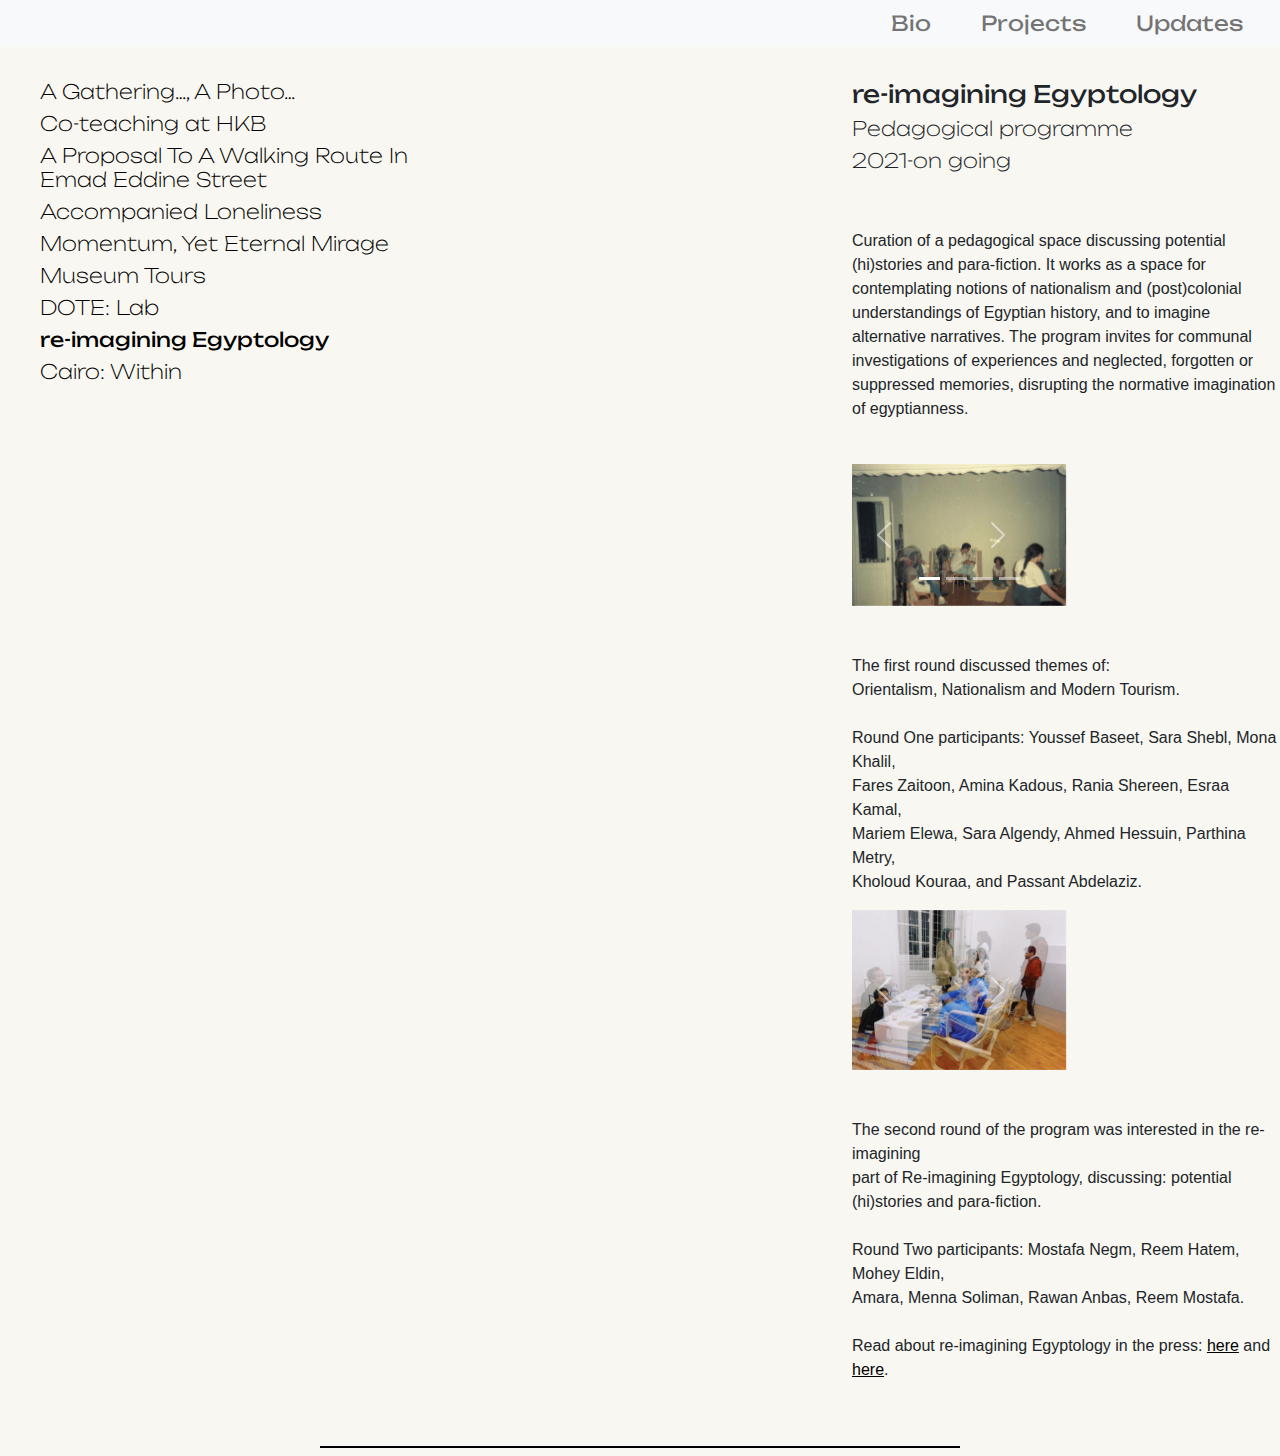
<file: re-imagini egyptology.html>
<html>
   
<head>
  <meta charset="UTF-8">
  <meta name="viewport" content="width=device-width, initial-scale=1.0">
            <title>Halim Rameses</title>
            <link rel="preconnect" href="https://fonts.googleapis.com">
            <link rel="preconnect" href="https://fonts.gstatic.com" crossorigin>
            <link href="https://fonts.googleapis.com/css2?family=Raleway:ital,wght@0,100..900;1,100..900&family=Unbounded:wght@200..900&display=swap" rel="stylesheet">
            <link rel="stylesheet" href="bootstrap.min.css">
            <link rel="stylesheet" href="cairo.css"> 
            
        </head>
        <body>

          <nav class="navbar fixed-top navbar-expand navbar-light bg-light ">
            <div class="container-fluid">
              <div class="collapse navbar-collapse" id="navbarSupportedContent">
                <ul class="navbar-nav ms-auto mb-2 mb-lg-0">
                  <li class="nav-item">
                    <a class="nav-link" aria-current="page" href="Bio.html" target="_blank"><b>Bio</b></a>
                  </li>
                  <li class="nav-item">
                    <a class="nav-link" aria-current="page" href="project.html"><b>Projects</b></a>
                  </li>
                  <li class="nav-item">
                    <a class="nav-link" aria-current="page" href="index.html#updates"><b>Updates</b></a>
                  </li>
                 
                </ul>
              </div>
            </div>
          </nav>


          
            <div class="row">
              <div class="col">
                <h5 style="padding-top: 60pt; margin-left: 40px;"><a href="A GATHERING AS IN ARTISTS PERFORMING THEMSELVES.html" style="text-decoration: none; font-weight: 200; color: black;"> A Gathering…, A Photo…</a></h5>          
                <h5 style="margin-left: 40px;"><a href="Co-teaching.html" style="text-decoration: none; font-weight: 200; color: black;">Co-teaching at HKB</a></h5>     
     <h5 style="margin-left: 40px;"><a href="proposal To A Walking.html" style="text-decoration: none;  font-weight: 200; color: black;">A Proposal To A Walking Route In Emad Eddine Street </a></h5>
     <h5 style=" margin-left: 40px;"><a href="accompamed londiness.html" style="text-decoration: none; font-weight: 200; color: black;">Accompanied Loneliness</a></h5>
     <h5 style=" margin-left: 40px;"><a href="momento.html" style="text-decoration: none; font-weight: 200; color: black;">Momentum, Yet Eternal Mirage</a></h5>
     <h5 style=" margin-left: 40px;"><a href="museum.html" style="text-decoration: none; font-weight: 200; color: black;">Museum Tours</a></h5>
     <h5 style=" margin-left: 40px;"><a href="dote.html" style="text-decoration: none; font-weight: 200; color: black;">DOTE: Lab</a></h5>
     <h5 style=" margin-left: 40px;"><a href="re-imagini egyptology.html" style="text-decoration: none; font-weight: 200; color: black;"><b>re-imagining Egyptology</b></a></h5>
     <h5 style=" margin-left: 40px;"><a href="Cairo.html" style="text-decoration: none; font-weight: 200; color: black;">Cairo: Within</a></h5>
              </div>
              <div class="col" style="margin-left: 300pt;">
                <h4 style="padding-top: 60pt; font-weight: 200;"><b>re-imagining Egyptology </b></h4>
                <h5 style="font-weight: 200;">Pedagogical programme </h5>
                <h5 style="font-weight: 200;">2021-on going</h5><br><br>
               <p class="paragraghtext">Curation of a pedagogical space discussing potential (hi)stories and para-fiction. It works as a space for contemplating notions of nationalism and (post)colonial understandings of Egyptian history, and to imagine alternative narratives.
                
                The program invites for communal investigations of experiences
                and neglected, forgotten or suppressed memories, disrupting the normative imagination of egyptianness.</p>
                

                <div id="carouselExampleIndicators" class="carousel slide" data-bs-ride="carousel" style="margin-top: 10%;">
                    <div class="carousel-indicators" style="margin-right: 60%;">
                      <button type="button" data-bs-target="#carouselExampleIndicators" data-bs-slide-to="0" class="active" aria-current="true" aria-label="Slide 1"></button>
                      <button type="button" data-bs-target="#carouselExampleIndicators" data-bs-slide-to="1" aria-label="Slide 2"></button>
                      <button type="button" data-bs-target="#carouselExampleIndicators" data-bs-slide-to="2" aria-label="Slide 3"></button>
                      <button type="button" data-bs-target="#carouselExampleIndicators" data-bs-slide-to="3" aria-label="Slide 4"></button>
                      
                    </div>
                    <div class="carousel-inner">
                      <div class="carousel-item active">
                       
                        <img src="images/1133.png" class="d-block w-50" alt="1">
                      </div>
                      <div class="carousel-item">
                        <img src="images/00ae11f5-fcf6-4643-9ad4-ccd0655066ec.jpg" class="d-block w-50" alt="secoun-img">
                      </div>
                      <div class="carousel-item">
                        <img src="images/1a6c5deb-cf43-4694-a67a-4b7c60454d2a.jpg" class="d-block w-50" alt="3">
                      </div>
                      <div class="carousel-item">
                        <img src="images/01ce69ec-9f50-4f52-8c18-f963cac99e01.jpg" class="d-block w-50"  alt="4-img">
                      </div>
                      <div class="carousel-item">
                        <img src="images/d9e2296e-0420-44fb-8016-5c8d4e9f642c.jpg" class="d-block w-50" alt="5">
                      </div>
                    </div>
                    <button class="carousel-control-prev" type="button" data-bs-target="#carouselExampleIndicators" data-bs-slide="prev" >
                      <span class="carousel-control-prev-icon" aria-hidden="true"></span>
                      <span class="visually-hidden">Previous</span>
                    </button>
                    <button class="carousel-control-next" type="button" data-bs-target="#carouselExampleIndicators" data-bs-slide="next">
                      <span class="carousel-control-next-icon" aria-hidden="true"></span>
                      <span class="visually-hidden">Next</span>
                    </button>
                  </div>
                <br><br>
                    <p class="paragraghtext">The first round discussed themes of: <br>Orientalism, Nationalism and Modern Tourism.<br><br>
                      Round One participants: Youssef Baseet, Sara Shebl, Mona Khalil,<br> Fares Zaitoon, Amina Kadous, Rania Shereen, 
                      Esraa Kamal,<br> Mariem Elewa, Sara Algendy, Ahmed Hessuin, Parthina Metry,<br>
                       Kholoud Kouraa, and Passant Abdelaziz.</p>

                    <div id="carouselExampleRide" class="carousel slide" data-bs-ride="true">
                      <div class="carousel-inner">
                        <div class="carousel-item active">
                          <img src="images/7d2a98f6-0278-4b39-8606-7f1b99c6ec32.jpg" class="d-block w-50" alt="1..">
                        </div>
                        <div class="carousel-item">
                          <img src="images/d62280c8-faa4-497b-8c61-275d06945248.jpg" class="d-block w-50" alt=".2.">
                        </div>
                        <div class="carousel-item">
                          <img src="images/f480527a-6784-4ad9-a262-d4cb07e3630f.jpg" class="d-block w-50" alt="..3">
                        </div>
                        <div class="carousel-item">
                          <img src="images/3ba04cfe-8c27-4038-8cf4-7c021cceb6a4.jpg" class="d-block w-50" alt="...4">
                        </div>
                      </div>
                      <button class="carousel-control-prev" type="button" data-bs-target="#carouselExampleRide" data-bs-slide="prev">
                        <span class="carousel-control-prev-icon" aria-hidden="true"></span>
                        <span class="visually-hidden">Previous</span>
                      </button>
                      <button class="carousel-control-next" type="button" data-bs-target="#carouselExampleRide" data-bs-slide="next">
                        <span class="carousel-control-next-icon" aria-hidden="true"></span>
                        <span class="visually-hidden">Next</span>
                      </button>
                    </div>
                    <br><br>
                        <p class="paragraghtext">The second round of the program was interested in the re-imagining<br> part of
                          Re-imagining Egyptology,
                          discussing: potential (hi)stories and para-fiction.<br><br>
                          Round Two participants: Mostafa Negm, Reem Hatem, Mohey Eldin, <br>
                          Amara, Menna Soliman, Rawan Anbas, Reem Mostafa.<br><br>
                          Read about re-imagining Egyptology in the press: <a href="https://egyptianstreets.com/2021/10/12/studio-88-where-cairenes-reimagine-the-power-of-art/" target="_blank" style="color: black;">here</a> and 
                          <a href="https://www.deutschlandfunkkultur.de/re-imagining-egyptology-sich-die-eigene-geschichte-aneignen-in-kairo-dlf-kultur-980ebd58-100.html?fbclid=PAZXh0bgNhZW0CMTEAAaZwoImz0hS-HQ2VGzz0pLiQOb9RMgwwAtP1u_gFeMtMsLOki9LdE22PxLw_aem_AWxtARd5d97_RNHCWd5CNe73ClvcByfJiJADTItTE52sx3qI3TGKpa3gMcHJ-ZIOLyV8o6_e5-kxyPXbncWRgrDI" target="_blank" style="color: black;">
                             here</a>.</p>
                    



                  </div></div>

            
            




<!-- Footer -->
<div class="footerline mb-2 mt-5" ></div>
<script src="js/popper.min.js"></script>
<script src="js/bootstrap.min.js"></script>


<!-- End Footer -->
          </body></html>
</file>
<file: cairo.css>
body {
    margin: 0;
    font-family: 'Unbounded', cursive ;
    font-size: 1rem;
    font-weight: 400;
    line-height: 1.5;
    color: #212529;
    background-color: #f8f7f1;
    -webkit-text-size-adjust: 100%;
    -webkit-tap-highlight-color: transparent;
}


.navbar-light .navbar-nav .nav-link {
    padding: 0px 25px;
    font-size: 1.3rem;
    font-family: 'Unbounded', cursive;
    font-weight: lighter;
}

.headofhailm {
    font-size:500%;
    font-family: "Raleway", sans-serif;
    width: 75%;
     margin: 300px;
     padding: 100px;
 }
 
 .para {
     font-size:medium;
 }
   
 
 .linee {
     
     width: 75%;
  border: 2px solid black;
  background-color: black;
 }
 /* arrows that appear text */

 .arrow-container {
    cursor: pointer;
  }

 
 .arrow {
  width: 0;
  height: 0;
  border-left: 10px solid transparent;
  border-right: 10px solid transparent;
  border-top: 10px solid black; 
 }


  .text-container1 {
    display: none;
  }

  .arrow1-container1 {
    cursor: pointer;
}

.arrow1 {
    width: 0;
    height: 0;
    border-left: 5px solid transparent;
    border-right: 5px solid transparent;
    border-top: 5px solid black;
    display: inline-block;
    margin-left: 5px;
}

/* end of arrows  */

  
 .how-to {
    padding: 5px 8px; /* Adjust padding */
    font-size: 12px; /* Adjust font size */
    width: 10px; /* Adjust width */
}

/* Style the dropdown options */
.how-to option {
    font-size: 12px; /* Adjust font size */
    padding: 5px 8px; /* Adjust padding */
}


 
 .paragrph {
     padding-top: 0px;
     margin-top: 50px;
     
 }
 
  
 .paragraghtext{
    font-family: "Open Sans", sans-serif;
 }




.carousel-control-next{
    margin-right: 250px;
   
}





 
 .footerline  {
    width: 50%;
    margin: auto;
    margin-bottom:100cap;
    border: 1px solid black;
    margin-top: 370px ;
    
 
}
.footbio {
    width: 50%;
    margin: auto;
    margin-bottom:100cap;
    border: 1px solid black;
    margin-top: 370px ;
 
}

 
@media (max-width: 768px) {
    .navbar-light .navbar-nav .nav-link {
        font-size: 1.5rem; /* Reduce navbar font size for smaller screens */
    }

    .row {
        display: flex;
        flex-direction: column; /* Stacks the columns vertically on mobile */
        justify-content: center;
        align-items: center; /* Center the content horizontally */
    }

    .col:first-child {
        padding-top: 20pt; /* Adjust top padding */
        margin-left: 0; /* Reset left margin */
        margin-bottom: 20px; /* Add bottom margin to separate links from content */
        text-align: left; /* Keep links aligned to the left */
        width: 100%; /* Ensure links take full width */
    }

    .col:last-child {
        padding-top: 20pt; /* Adjust top padding */
        margin-left: 0; /* Reset left margin */
        text-align: center; /* Center the content */
        width: 100%; /* Ensure content takes full width */
        max-width: 600px; /* Optional: Set a max-width to control content width */
    }

    /* Ensure images are responsive */
    .col img {
        width: 100%; /* Ensure images take full width */
        height: auto; /* Maintain aspect ratio */
        margin-bottom: 20px;
    }

    /* Footer adjustments */
    .footerline {
        width: 90%;
        margin: 20px auto; /* Center the footer with some margin */
    }
}

/* Additional media query for smaller devices */
@media (max-width: 576px) {
    .navbar-light .navbar-nav .nav-link {
        font-size: 1rem; /* Reduce navbar font size for smaller screens */
    }

    .col {
        padding: 0 10px; /* Less padding on smaller screens */
    }

    .footerline {
        width: 100%; /* Full width footer on very small screens */
    }
}
</file>
<file: css/index.css>
/* General body styles */
body, html {
    height: 100%;
    margin: 0;
    padding: 0;
    font-family: "Open Sans", sans-serif;
    font-size: 1rem;
    font-weight: 400;
    line-height: 1.5;
    color: #212529;
    background-color: #f8f7f1;
    -webkit-text-size-adjust: 100%;
    -webkit-tap-highlight-color: transparent;
}

/* Flexbox container to ensure footer is at the bottom */
.content-wrapper {
    display: flex;
    flex-direction: column;
    min-height: 100vh; /* Ensures the content-wrapper takes at least the full height */
}

.navbar-light .navbar-nav .nav-link {
    padding: 0px 25px;
    font-size: 1.3rem;
    font-family: 'Unbounded', cursive;
    font-weight: lighter;
}

hr {
    width: 80%;
    border: 2px black solid;
}

.updates {
    min-height: 120vh;
    display: flex;
    justify-content: center;
    align-items: center;
}

.headofhailm {
    font-size: 5rem; /* Adjusted for better responsiveness */
    font-family: "Raleway", sans-serif;
    text-align: center;
    margin: 250px 0 450px 0 ; /* Adjusted margins for better centering */
    padding: 50px;
}

.linee {
    width: 75%;
    border: 2px solid black;
    background-color: black;
}

.paraghofbio {
    margin: 100px 50px 20px 50px; /* Top margin for desktop */
    font-size: 1.2rem; /* Adjusted for readability */
    line-height: 1.5;
    text-align: left; /* Ensure the text is left-aligned */
}

.paragraghtext {
    margin: 20px 50px; /* Consistent margin for the Arabic text */
    font-size: 1.2rem; /* Ensure readability */
    line-height: 1.5;
    text-align: left; /* Ensure the text is left-aligned */
}

.arrow-container {
    cursor: pointer;
    font-size: 1.2rem; /* Adjusted for better visibility */
    margin-left: 10px;
}

.linkbio {
    display: block; /* Ensures the link is treated as a block element */
    margin: 20px 50px; /* Aligns the link under the Arabic text with consistent margins */
    font-size: 1rem; /* Slightly smaller font size for the link */
  
    color: #007bff; /* Default link color */
}

.linkbio:hover {
    text-decoration: underline; /* Adds underline on hover */
}

/* Ensure the footer is at the bottom of the page */
.footerline {
    margin-top: auto; /* Pushes the footer to the bottom */
    width: 50%;
    border: 1px solid black;
    margin: auto;
    margin-top: 10px; /* Adjusted for spacing */
}

/* Styles for images with the same height and width */
.image-container img {
    width: 150px; /* Set a fixed width */
    height: 150px; /* Set a fixed height */
    object-fit: cover; /* Ensures the image covers the entire area */
    transition: transform 0.3s ease; /* Smooth transition on hover */
}

.image-container img:hover {
    transform: scale(1.1); /* Increase size on hover */
}

/* Footer for other pages */
.footbio {
    width: 75%; /* Consistent with previous page */
    margin: auto;
    margin-top: 50px;
    border: 1px solid black;
}

/* Media query for screens smaller than 768px */
@media (max-width: 768px) {
    .navbar-light .navbar-nav .nav-link {
        font-size: 1rem; /* Adjust font size for smaller screens */
    }

    .headofhailm {
        font-size: 3rem; /* Reduce font size on smaller screens */
        margin: 50px auto; /* Adjusted margins */
        padding: 20px;
    }

    .paraghofbio, .paragraghtext, .linkbio {
        margin: 70px 20px 20px 20px; /* Reduced margins for smaller screens */
        font-size: 1rem; /* Slightly smaller text for mobile screens */
    }

    .arrow-container {
        font-size: 1rem; /* Adjusted arrow size for mobile screens */
    }

    .footerline, .footbio {
        width: 90%; /* Adjusted width for mobile screens */
        margin-top: 20px; /* Reduced top margin */
    }

    .updates {
        flex-direction: column; /* Stack content vertically */
        align-items: flex-start;
    }

    .image-container img {
        width: 100px; /* Adjusted image size */
        height: 100px; /* Adjusted image size */
        margin: 10px auto; /* Center images */
    }
}
</file>
